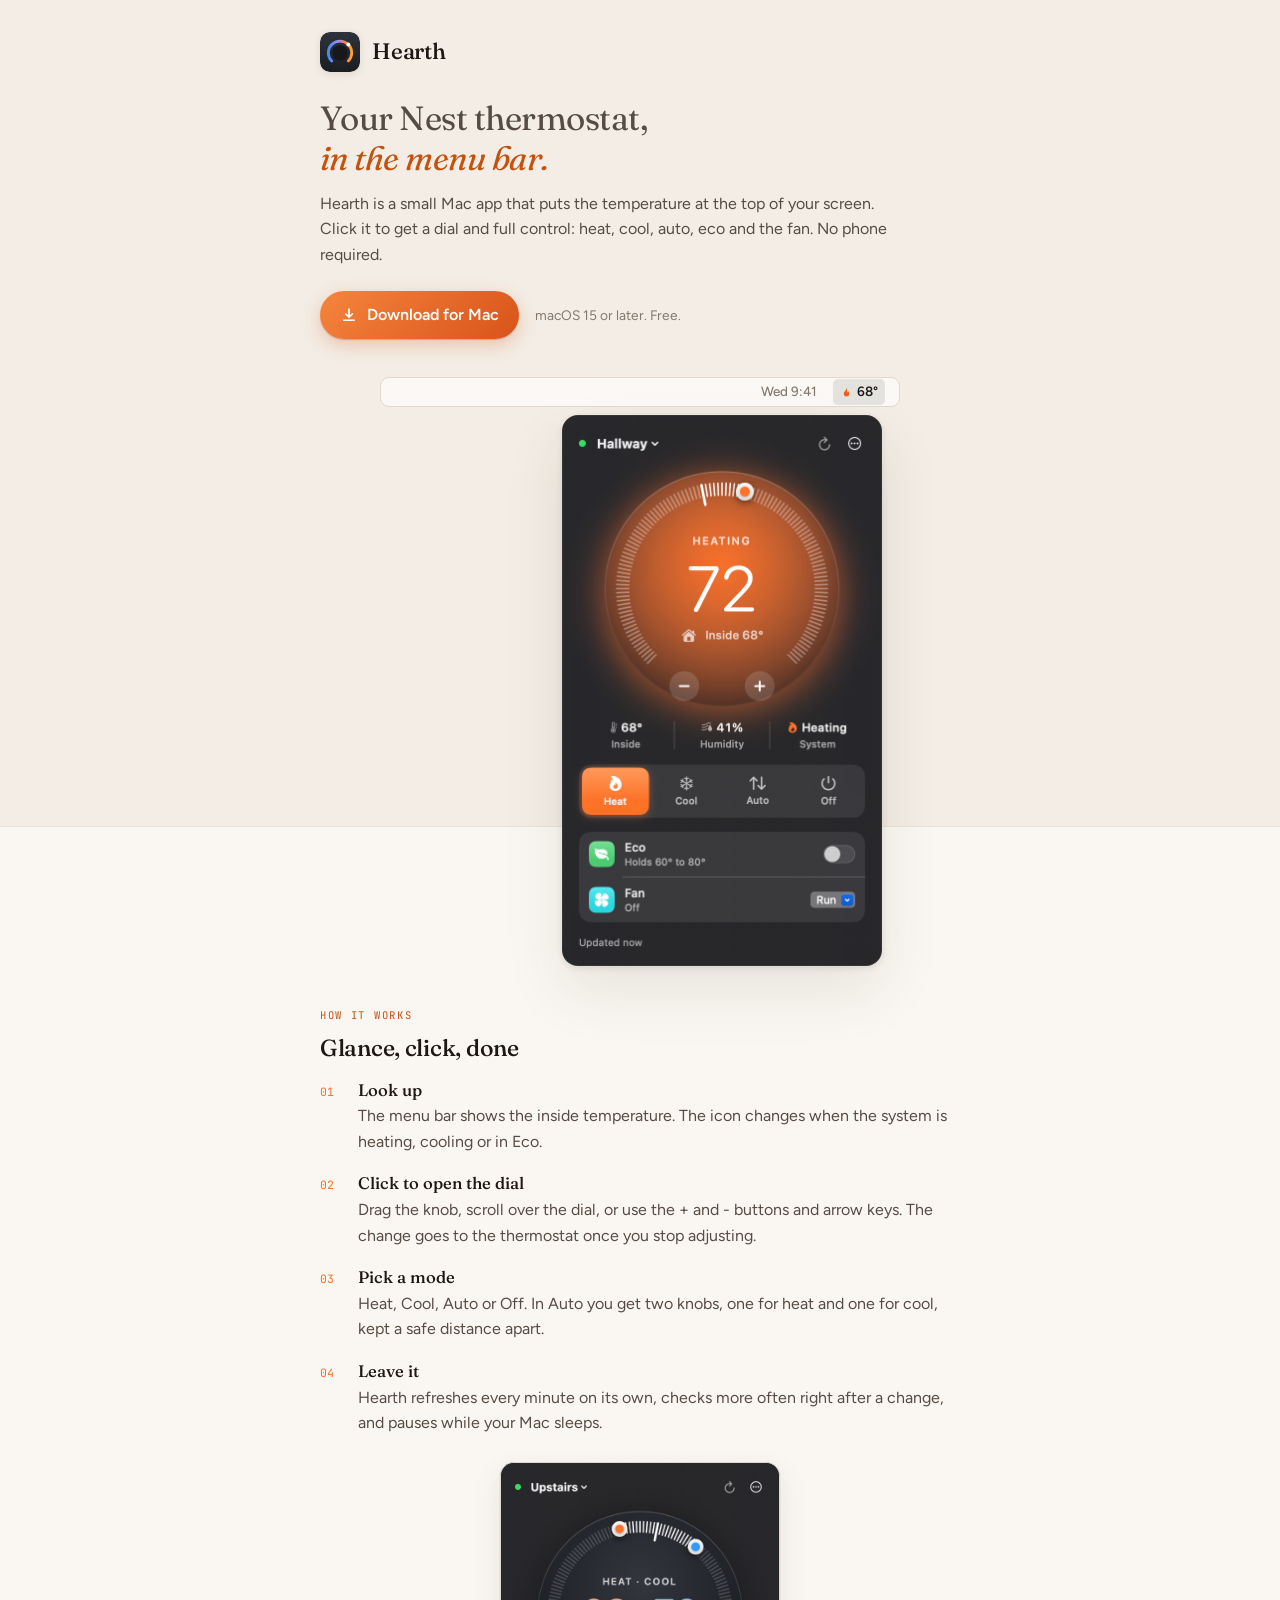
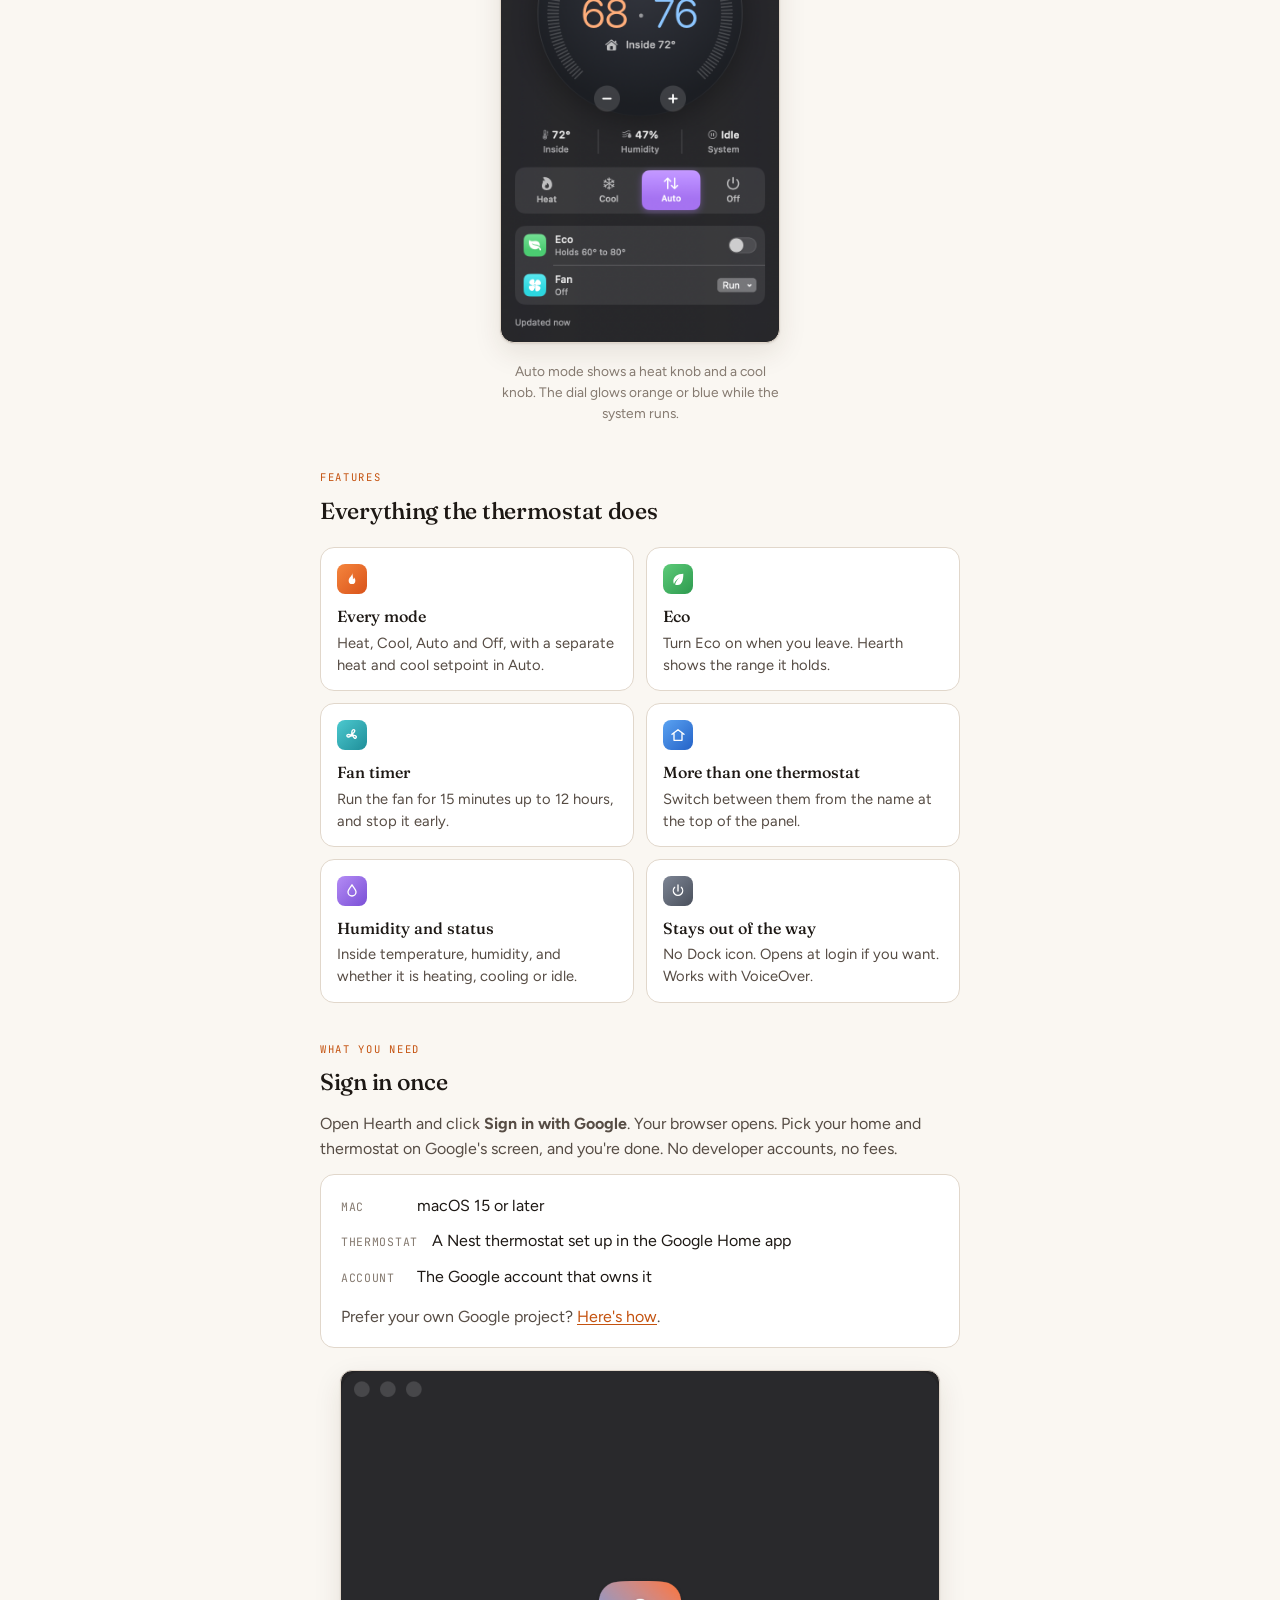
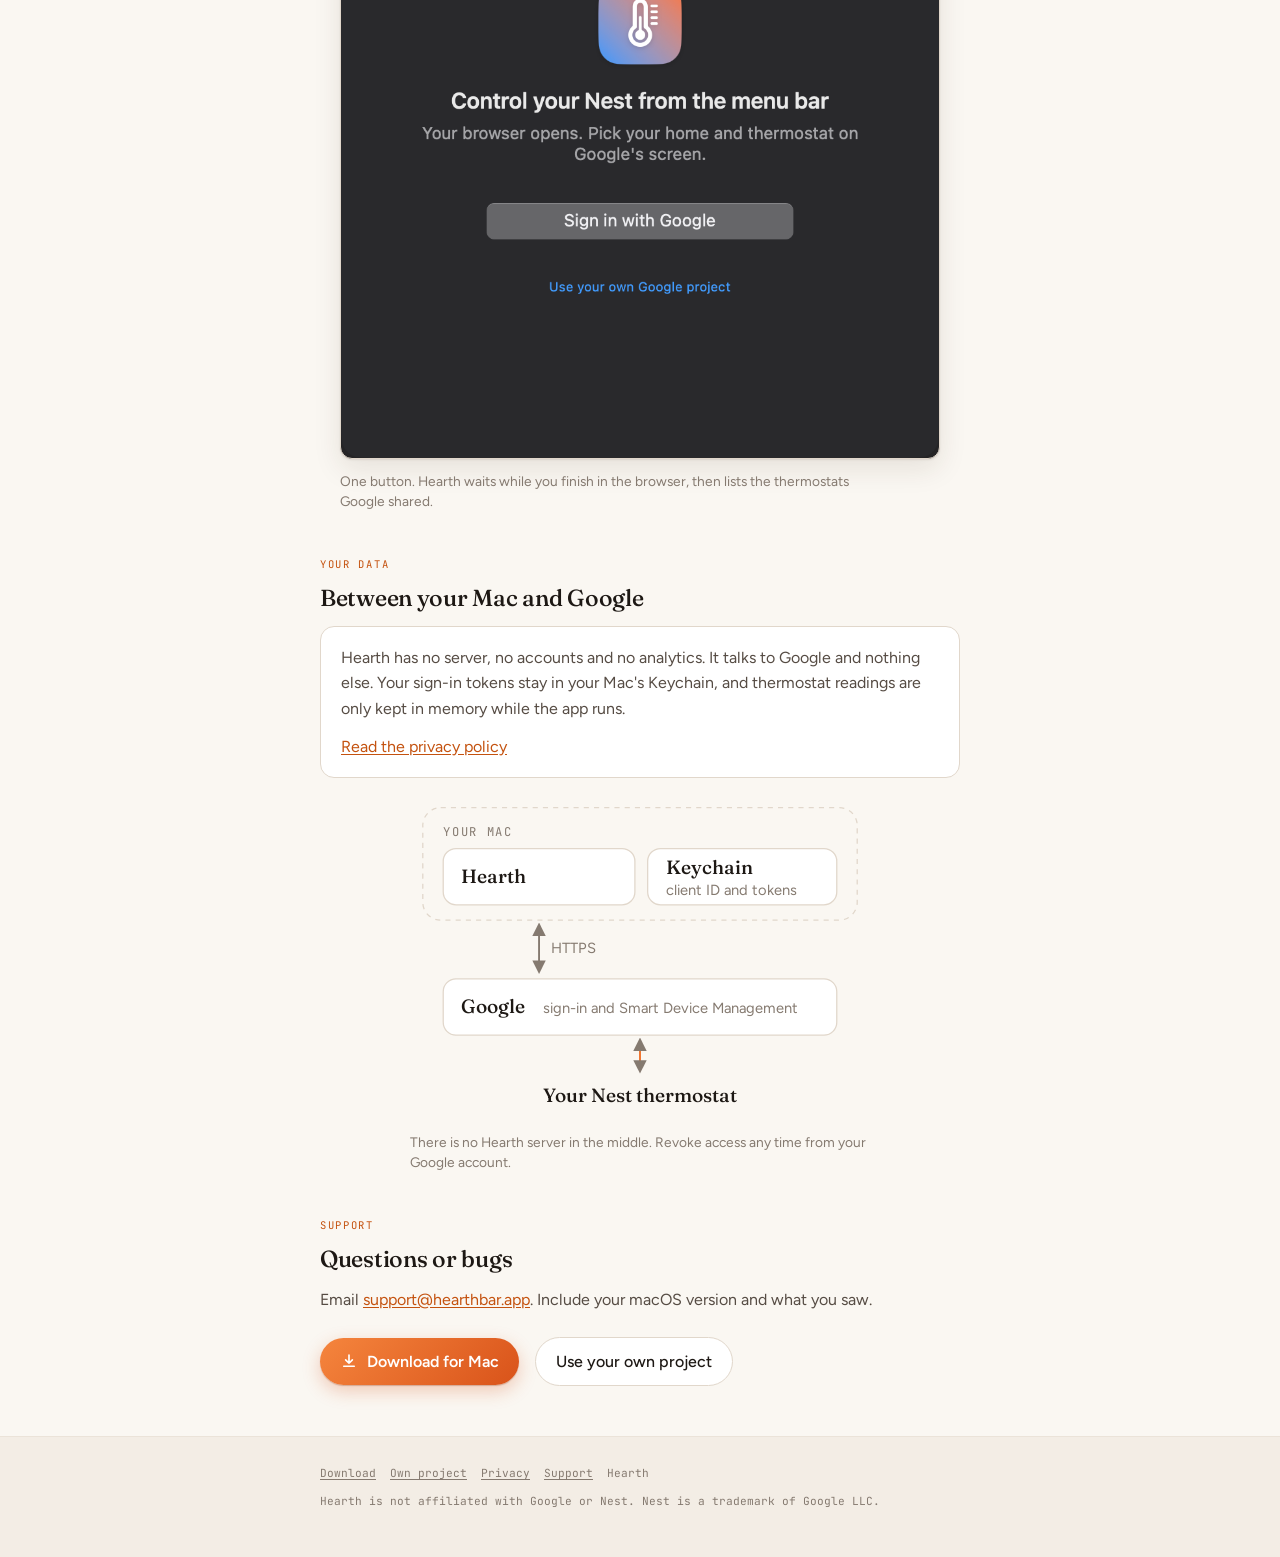
<file: docs/index.html>
<!doctype html>
<html lang="en">
<head>
<meta charset="utf-8">
<meta name="viewport" content="width=device-width, initial-scale=1">
<title>Hearth</title>
<meta name="description" content="A Mac menu bar app for your Nest thermostat. See the temperature at a glance and change it without picking up your phone.">
<link rel="icon" href="mark.svg">
<link rel="preconnect" href="https://fonts.gstatic.com" crossorigin>
<link rel="stylesheet" href="https://fonts.googleapis.com/css2?family=Fraunces:ital,opsz,wght@0,9..144,400;0,9..144,500;1,9..144,400&family=Figtree:wght@400;500;600&family=JetBrains+Mono:wght@400;500&display=swap">
<link rel="stylesheet" href="style.css">
</head>
<body>

<div class="wrap">
  <header class="top">
    <img class="mark" src="mark.svg" alt="">
    <div class="word">Hearth</div>
  </header>
  <p class="lede">Your Nest thermostat, <em>in the menu bar.</em></p>
  <p class="sub">Hearth is a small Mac app that puts the temperature at the top of your screen. Click it to get a dial and full control: heat, cool, auto, eco and the fan. No phone required.</p>
  <p class="get">
    <a class="button" href="https://github.com/hearthbar/hearth/releases/latest">
      <svg viewBox="0 0 24 24" fill="none" stroke="currentColor" stroke-width="2.2" stroke-linecap="round" stroke-linejoin="round" aria-hidden="true"><path d="M12 4v11m0 0-4.5-4.5M12 15l4.5-4.5M5 19h14"/></svg>
      Download for Mac
    </a>
    <span class="note">macOS 15 or later. Free.</span>
  </p>

  <div class="stage" aria-hidden="true">
    <div class="menubar">
      <span class="dim">Wed 9:41</span>
      <span class="item on">
        <svg viewBox="0 0 24 24" fill="#E8611F" aria-hidden="true"><path d="M12 2c1 3.2-.6 5-2.2 6.7C8.3 10.3 7 11.9 7 14.5a5 5 0 0 0 10 0c0-2.2-1-3.9-2.2-5.1.1 1.4-.4 2.6-1.4 3.1.4-3.3-.6-7.4-1.4-10.5Z"/></svg>
        68°
      </span>
    </div>
    <div class="panel">
      <img src="img/1-heating.png" width="640" height="1104" alt="">
    </div>
  </div>
</div>

<main>
  <div class="wrap">

    <section>
      <p class="eyebrow">How it works</p>
      <h2>Glance, click, done</h2>
      <ul class="steps">
        <li><span class="n">01</span><span><b>Look up</b>The menu bar shows the inside temperature. The icon changes when the system is heating, cooling or in Eco.</span></li>
        <li><span class="n">02</span><span><b>Click to open the dial</b>Drag the knob, scroll over the dial, or use the + and - buttons and arrow keys. The change goes to the thermostat once you stop adjusting.</span></li>
        <li><span class="n">03</span><span><b>Pick a mode</b>Heat, Cool, Auto or Off. In Auto you get two knobs, one for heat and one for cool, kept a safe distance apart.</span></li>
        <li><span class="n">04</span><span><b>Leave it</b>Hearth refreshes every minute on its own, checks more often right after a change, and pauses while your Mac sleeps.</span></li>
      </ul>

      <figure class="shots one">
        <div class="shot">
          <img src="img/2-auto.png" width="640" height="1104" loading="lazy" alt="The Upstairs thermostat in Auto mode. The dark dial has an orange heat knob at 68 and a blue cool knob at 76, with the inside temperature at 72 degrees. Below it: humidity 47 percent, mode buttons with Auto selected, an Eco switch and a Fan menu.">
        </div>
        <figcaption>Auto mode shows a heat knob and a cool knob. The dial glows orange or blue while the system runs.</figcaption>
      </figure>
    </section>

    <section>
      <p class="eyebrow">Features</p>
      <h2>Everything the thermostat does</h2>
      <div class="grid">
        <div class="tile">
          <div class="ic ember"><svg viewBox="0 0 24 24" fill="currentColor" aria-hidden="true"><path d="M12 2c1 3.2-.6 5-2.2 6.7C8.3 10.3 7 11.9 7 14.5a5 5 0 0 0 10 0c0-2.2-1-3.9-2.2-5.1.1 1.4-.4 2.6-1.4 3.1.4-3.3-.6-7.4-1.4-10.5Z"/></svg></div>
          <b>Every mode</b><span>Heat, Cool, Auto and Off, with a separate heat and cool setpoint in Auto.</span>
        </div>
        <div class="tile">
          <div class="ic leaf"><svg viewBox="0 0 24 24" fill="currentColor" aria-hidden="true"><path d="M20 4c-9 0-15 4.5-15 11.5 0 1.6.4 3 1 4.1C7.8 15 11 11.5 15.5 9.5 11.8 12 9 15.4 7.6 20.2 8.8 20.7 10 21 11.5 21 18 21 20 13 20 4Z"/></svg></div>
          <b>Eco</b><span>Turn Eco on when you leave. Hearth shows the range it holds.</span>
        </div>
        <div class="tile">
          <div class="ic teal"><svg viewBox="0 0 24 24" fill="none" stroke="currentColor" stroke-width="2" stroke-linecap="round" aria-hidden="true"><circle cx="12" cy="12" r="1.6" fill="currentColor"/><path d="M12 10.4c-1-3.4.2-6.4 2.6-6.4 2.3 0 2.5 3.4-2.6 6.4Zm1.4 2.4c3.4-.8 6 1.1 4.9 3.2-1.1 2-4.1.7-4.9-3.2Zm-2.8 0c-2.4 2.6-5.6 3-6.2.8-.6-2.3 2.4-3.6 6.2-.8Z"/></svg></div>
          <b>Fan timer</b><span>Run the fan for 15 minutes up to 12 hours, and stop it early.</span>
        </div>
        <div class="tile">
          <div class="ic cool"><svg viewBox="0 0 24 24" fill="none" stroke="currentColor" stroke-width="2" stroke-linecap="round" stroke-linejoin="round" aria-hidden="true"><path d="M3 11 12 4l9 7M6 9.5V20h12V9.5"/></svg></div>
          <b>More than one thermostat</b><span>Switch between them from the name at the top of the panel.</span>
        </div>
        <div class="tile">
          <div class="ic plum"><svg viewBox="0 0 24 24" fill="none" stroke="currentColor" stroke-width="2" stroke-linecap="round" aria-hidden="true"><path d="M12 3c3 4 6 7.2 6 10.5a6 6 0 0 1-12 0C6 10.2 9 7 12 3Z"/></svg></div>
          <b>Humidity and status</b><span>Inside temperature, humidity, and whether it is heating, cooling or idle.</span>
        </div>
        <div class="tile">
          <div class="ic slate"><svg viewBox="0 0 24 24" fill="none" stroke="currentColor" stroke-width="2" stroke-linecap="round" stroke-linejoin="round" aria-hidden="true"><path d="M12 3v9M7 6.5a7 7 0 1 0 10 0"/></svg></div>
          <b>Stays out of the way</b><span>No Dock icon. Opens at login if you want. Works with VoiceOver.</span>
        </div>
      </div>
    </section>

    <section>
      <p class="eyebrow">What you need</p>
      <h2>Sign in once</h2>
      <p>Open Hearth and click <b>Sign in with Google</b>. Your browser opens. Pick your home and thermostat on Google's screen, and you're done. No developer accounts, no fees.</p>
      <div class="card">
        <ul class="needs">
          <li><span class="k">MAC</span><span class="v">macOS 15 or later</span></li>
          <li><span class="k">THERMOSTAT</span><span class="v">A Nest thermostat set up in the Google Home app</span></li>
          <li><span class="k">ACCOUNT</span><span class="v">The Google account that owns it</span></li>
        </ul>
        <p>Prefer your own Google project? <a href="setup.html">Here's how</a>.</p>
      </div>
      <figure class="wide">
        <div class="shot">
          <img src="img/3-setup.png" width="920" height="1056" loading="lazy" alt="Hearth's sign-in window. The app icon, the line Control your Nest from the menu bar, a Sign in with Google button, and a link to use your own Google project.">
        </div>
        <figcaption>One button. Hearth waits while you finish in the browser, then lists the thermostats Google shared.</figcaption>
      </figure>
    </section>

    <section>
      <p class="eyebrow">Your data</p>
      <h2>Between your Mac and Google</h2>
      <div class="card">
        <p>Hearth has no server, no accounts and no analytics. It talks to Google and nothing else. Your sign-in tokens stay in your Mac's Keychain, and thermostat readings are only kept in memory while the app runs.</p>
        <p><a href="privacy.html">Read the privacy policy</a></p>
      </div>

      <figure class="fig">
        <svg class="dg" viewBox="0 0 360 250" role="img" aria-labelledby="dg-data-t dg-data-d">
          <title id="dg-data-t">Where Hearth's data goes</title>
          <desc id="dg-data-d">On your Mac, Hearth keeps your Google credentials and tokens in the Keychain. It talks directly to Google: Google sign-in and the Smart Device Management API. Google talks to your Nest thermostat. There is no Hearth server in between.</desc>
          <defs><marker id="ah" viewBox="0 0 10 10" refX="8" refY="5" markerWidth="7" markerHeight="7" orient="auto-start-reverse"><path class="head" d="M0 0 L10 5 L0 10 z"/></marker></defs>
          <rect class="zone" x="10" y="6" width="340" height="88" rx="14"/>
          <text class="mono" x="26" y="28">YOUR MAC</text>
          <rect class="box" x="26" y="38" width="150" height="44" rx="10"/>
          <text class="serif ink" x="40" y="65">Hearth</text>
          <rect class="box" x="186" y="38" width="148" height="44" rx="10"/>
          <text class="serif ink" x="200" y="58">Keychain</text>
          <text class="sm" x="200" y="74">client ID and tokens</text>
          <path class="arrow" d="M101 98 V134" marker-start="url(#ah)" marker-end="url(#ah)"/>
          <text class="sm" x="110" y="120">HTTPS</text>
          <rect class="box" x="26" y="140" width="308" height="44" rx="10"/>
          <text class="serif ink" x="40" y="167">Google</text>
          <text class="sm" x="104" y="167">sign-in and Smart Device Management</text>
          <path class="arrow ember" d="M180 188 V212" marker-start="url(#ah)" marker-end="url(#ah)"/>
          <text class="serif ink" x="180" y="236" text-anchor="middle">Your Nest thermostat</text>
        </svg>
        <figcaption>There is no Hearth server in the middle. Revoke access any time from your Google account.</figcaption>
      </figure>
    </section>

    <section>
      <p class="eyebrow">Support</p>
      <h2>Questions or bugs</h2>
      <p>Email <a href="mailto:support@hearthbar.app">support@hearthbar.app</a>. Include your macOS version and what you saw.</p>
      <p class="get">
        <a class="button" href="https://github.com/hearthbar/hearth/releases/latest">
          <svg viewBox="0 0 24 24" fill="none" stroke="currentColor" stroke-width="2.2" stroke-linecap="round" stroke-linejoin="round" aria-hidden="true"><path d="M12 4v11m0 0-4.5-4.5M12 15l4.5-4.5M5 19h14"/></svg>
          Download for Mac
        </a>
        <a class="button quiet" href="setup.html">Use your own project</a>
      </p>
    </section>

  </div>
</main>

<div class="wrap">
  <footer>
    <div class="links">
      <a href="https://github.com/hearthbar/hearth/releases/latest">Download</a>
      <a href="setup.html">Own project</a>
      <a href="privacy.html">Privacy</a>
      <a href="mailto:support@hearthbar.app">Support</a>
      <span>Hearth</span>
    </div>
    <p>Hearth is not affiliated with Google or Nest. Nest is a trademark of Google LLC.</p>
  </footer>
</div>

</body>
</html>
</file>
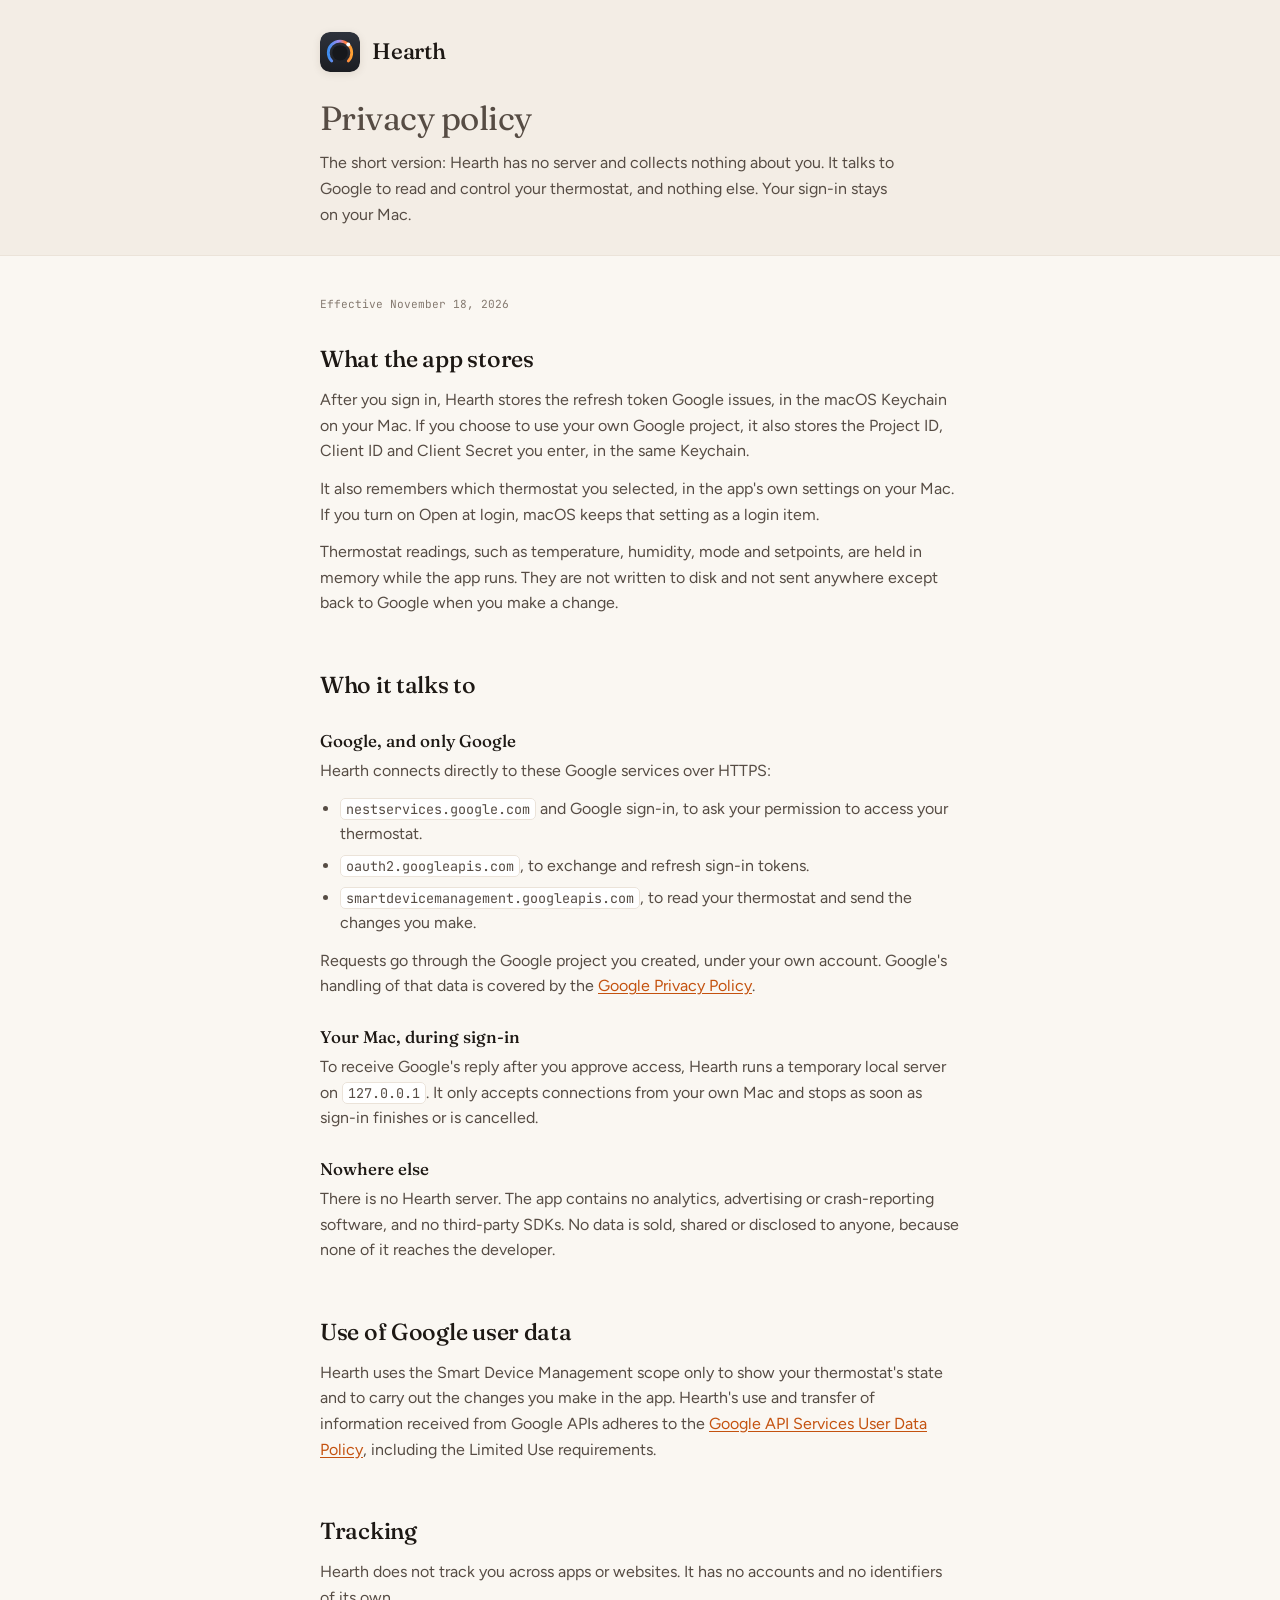
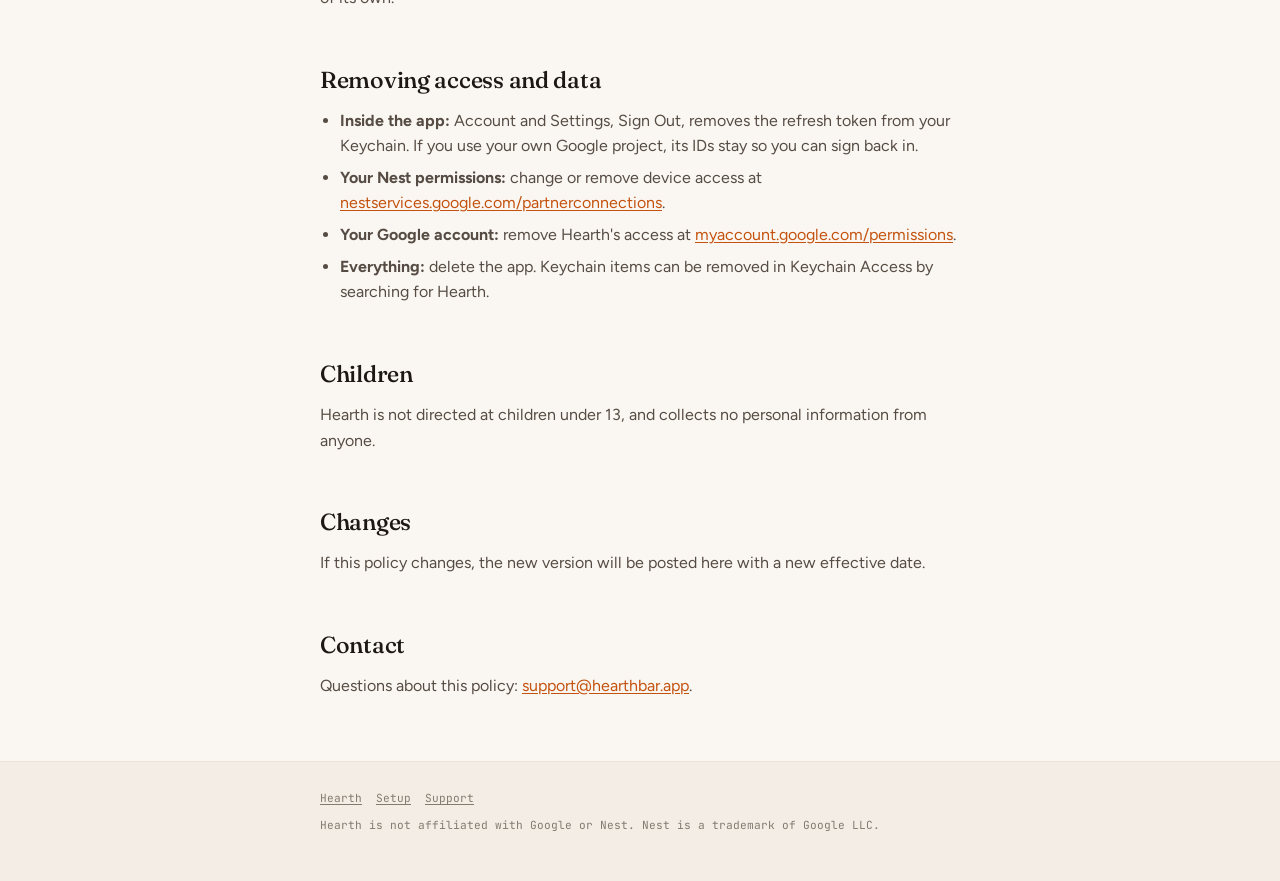
<file: docs/privacy.html>
<!doctype html>
<html lang="en">
<head>
<meta charset="utf-8">
<meta name="viewport" content="width=device-width, initial-scale=1">
<title>Privacy Policy · Hearth</title>
<meta name="description" content="Hearth has no server and collects nothing. It talks only to Google, and your tokens stay in your Mac's Keychain.">
<link rel="icon" href="mark.svg">
<link rel="preconnect" href="https://fonts.gstatic.com" crossorigin>
<link rel="stylesheet" href="https://fonts.googleapis.com/css2?family=Fraunces:ital,opsz,wght@0,9..144,400;0,9..144,500;1,9..144,400&family=Figtree:wght@400;500;600&family=JetBrains+Mono:wght@400;500&display=swap">
<link rel="stylesheet" href="style.css">
</head>
<body>

<div class="wrap">
  <header class="top">
    <img class="mark" src="mark.svg" alt="">
    <div class="word"><a href="index.html">Hearth</a></div>
  </header>
  <p class="lede">Privacy policy</p>
  <p class="sub">The short version: Hearth has no server and collects nothing about you. It talks to Google to read and control your thermostat, and nothing else. Your sign-in stays on your Mac.</p>
</div>

<main style="margin-top:28px;padding-top:40px">
  <div class="wrap">
    <p class="updated">Effective November 18, 2026</p>

    <section>
      <h2>What the app stores</h2>
      <p>After you sign in, Hearth stores the refresh token Google issues, in the macOS Keychain on your Mac. If you choose to use your own Google project, it also stores the Project ID, Client ID and Client Secret you enter, in the same Keychain.</p>
      <p>It also remembers which thermostat you selected, in the app's own settings on your Mac. If you turn on Open at login, macOS keeps that setting as a login item.</p>
      <p>Thermostat readings, such as temperature, humidity, mode and setpoints, are held in memory while the app runs. They are not written to disk and not sent anywhere except back to Google when you make a change.</p>
    </section>

    <section>
      <h2>Who it talks to</h2>
      <h3>Google, and only Google</h3>
      <p>Hearth connects directly to these Google services over HTTPS:</p>
      <ul>
        <li><code>nestservices.google.com</code> and Google sign-in, to ask your permission to access your thermostat.</li>
        <li><code>oauth2.googleapis.com</code>, to exchange and refresh sign-in tokens.</li>
        <li><code>smartdevicemanagement.googleapis.com</code>, to read your thermostat and send the changes you make.</li>
      </ul>
      <p>Requests go through the Google project you created, under your own account. Google's handling of that data is covered by the <a href="https://policies.google.com/privacy">Google Privacy Policy</a>.</p>

      <h3>Your Mac, during sign-in</h3>
      <p>To receive Google's reply after you approve access, Hearth runs a temporary local server on <code>127.0.0.1</code>. It only accepts connections from your own Mac and stops as soon as sign-in finishes or is cancelled.</p>

      <h3>Nowhere else</h3>
      <p>There is no Hearth server. The app contains no analytics, advertising or crash-reporting software, and no third-party SDKs. No data is sold, shared or disclosed to anyone, because none of it reaches the developer.</p>
    </section>

    <section>
      <h2>Use of Google user data</h2>
      <p>Hearth uses the Smart Device Management scope only to show your thermostat's state and to carry out the changes you make in the app. Hearth's use and transfer of information received from Google APIs adheres to the <a href="https://developers.google.com/terms/api-services-user-data-policy">Google API Services User Data Policy</a>, including the Limited Use requirements.</p>
    </section>

    <section>
      <h2>Tracking</h2>
      <p>Hearth does not track you across apps or websites. It has no accounts and no identifiers of its own.</p>
    </section>

    <section>
      <h2>Removing access and data</h2>
      <ul>
        <li><b>Inside the app:</b> Account and Settings, Sign Out, removes the refresh token from your Keychain. If you use your own Google project, its IDs stay so you can sign back in.</li>
        <li><b>Your Nest permissions:</b> change or remove device access at <a href="https://nestservices.google.com/partnerconnections">nestservices.google.com/partnerconnections</a>.</li>
        <li><b>Your Google account:</b> remove Hearth's access at <a href="https://myaccount.google.com/permissions">myaccount.google.com/permissions</a>.</li>
        <li><b>Everything:</b> delete the app. Keychain items can be removed in Keychain Access by searching for Hearth.</li>
      </ul>
    </section>

    <section>
      <h2>Children</h2>
      <p>Hearth is not directed at children under 13, and collects no personal information from anyone.</p>
    </section>

    <section>
      <h2>Changes</h2>
      <p>If this policy changes, the new version will be posted here with a new effective date.</p>
    </section>

    <section>
      <h2>Contact</h2>
      <p>Questions about this policy: <a href="mailto:support@hearthbar.app">support@hearthbar.app</a>.</p>
    </section>
  </div>
</main>

<div class="wrap">
  <footer>
    <div class="links">
      <a href="index.html">Hearth</a>
      <a href="setup.html">Setup</a>
      <a href="mailto:support@hearthbar.app">Support</a>
    </div>
    <p>Hearth is not affiliated with Google or Nest. Nest is a trademark of Google LLC.</p>
  </footer>
</div>

</body>
</html>
</file>
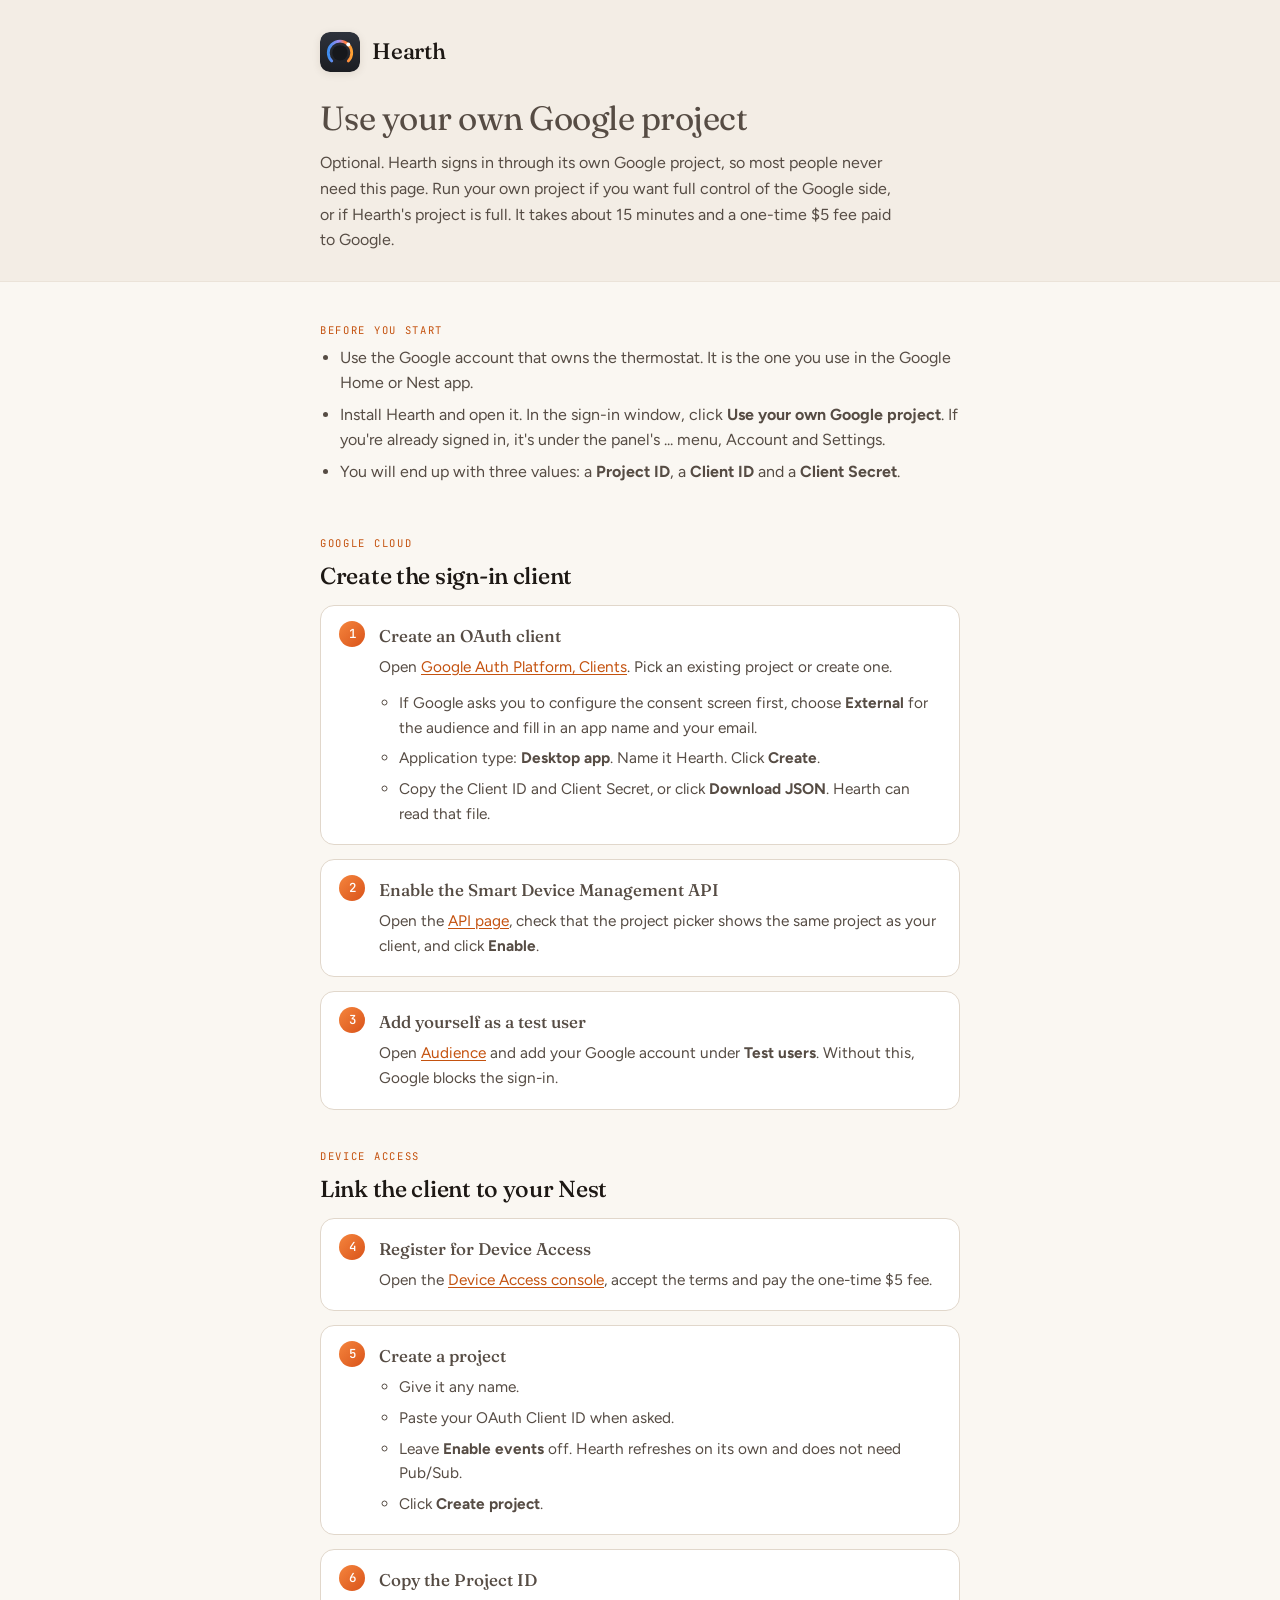
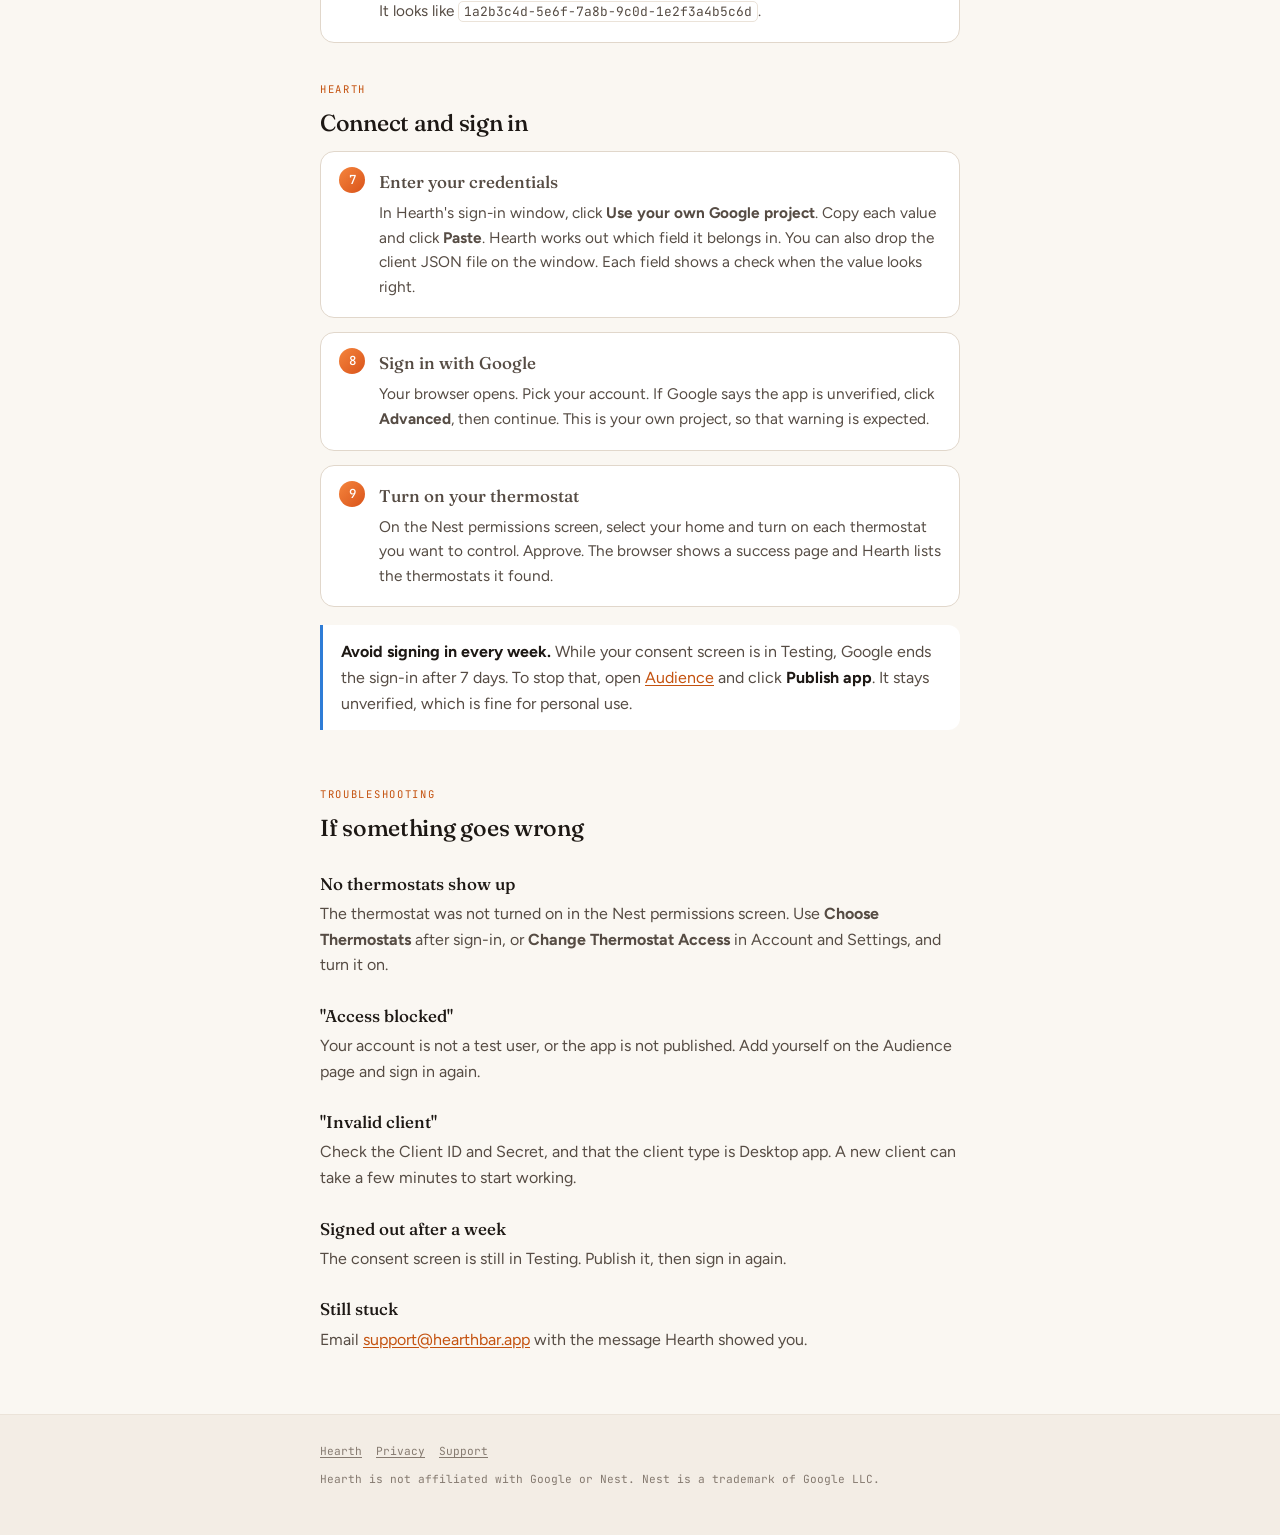
<file: docs/setup.html>
<!doctype html>
<html lang="en">
<head>
<meta charset="utf-8">
<meta name="viewport" content="width=device-width, initial-scale=1">
<title>Use Your Own Google Project · Hearth</title>
<meta name="description" content="How to connect Hearth to your Nest thermostat: register for Google Device Access, create an OAuth client, and sign in.">
<link rel="icon" href="mark.svg">
<link rel="preconnect" href="https://fonts.gstatic.com" crossorigin>
<link rel="stylesheet" href="https://fonts.googleapis.com/css2?family=Fraunces:ital,opsz,wght@0,9..144,400;0,9..144,500;1,9..144,400&family=Figtree:wght@400;500;600&family=JetBrains+Mono:wght@400;500&display=swap">
<link rel="stylesheet" href="style.css">
</head>
<body>

<div class="wrap">
  <header class="top">
    <img class="mark" src="mark.svg" alt="">
    <div class="word"><a href="index.html">Hearth</a></div>
  </header>
  <p class="lede">Use your own Google project</p>
  <p class="sub">Optional. Hearth signs in through its own Google project, so most people never need this page. Run your own project if you want full control of the Google side, or if Hearth's project is full. It takes about 15 minutes and a one-time $5 fee paid to Google.</p>
</div>

<main style="margin-top:28px;padding-top:40px">
  <div class="wrap">

    <section>
      <p class="eyebrow">Before you start</p>
      <ul>
        <li>Use the Google account that owns the thermostat. It is the one you use in the Google Home or Nest app.</li>
        <li>Install Hearth and open it. In the sign-in window, click <b>Use your own Google project</b>. If you're already signed in, it's under the panel's ... menu, Account and Settings.</li>
        <li>You will end up with three values: a <b>Project ID</b>, a <b>Client ID</b> and a <b>Client Secret</b>.</li>
      </ul>
    </section>

    <section>
      <p class="eyebrow">Google Cloud</p>
      <h2>Create the sign-in client</h2>
      <ol class="guide">
        <li>
          <h3>Create an OAuth client</h3>
          <p>Open <a href="https://console.cloud.google.com/auth/clients/create">Google Auth Platform, Clients</a>. Pick an existing project or create one.</p>
          <ul>
            <li>If Google asks you to configure the consent screen first, choose <b>External</b> for the audience and fill in an app name and your email.</li>
            <li>Application type: <b>Desktop app</b>. Name it Hearth. Click <b>Create</b>.</li>
            <li>Copy the Client ID and Client Secret, or click <b>Download JSON</b>. Hearth can read that file.</li>
          </ul>
        </li>
        <li>
          <h3>Enable the Smart Device Management API</h3>
          <p>Open the <a href="https://console.cloud.google.com/apis/library/smartdevicemanagement.googleapis.com">API page</a>, check that the project picker shows the same project as your client, and click <b>Enable</b>.</p>
        </li>
        <li>
          <h3>Add yourself as a test user</h3>
          <p>Open <a href="https://console.cloud.google.com/auth/audience">Audience</a> and add your Google account under <b>Test users</b>. Without this, Google blocks the sign-in.</p>
        </li>
      </ol>
    </section>

    <section>
      <p class="eyebrow">Device Access</p>
      <h2>Link the client to your Nest</h2>
      <ol class="guide" start="4" style="counter-reset:step 3">
        <li>
          <h3>Register for Device Access</h3>
          <p>Open the <a href="https://console.nest.google.com/device-access">Device Access console</a>, accept the terms and pay the one-time $5 fee.</p>
        </li>
        <li>
          <h3>Create a project</h3>
          <ul>
            <li>Give it any name.</li>
            <li>Paste your OAuth Client ID when asked.</li>
            <li>Leave <b>Enable events</b> off. Hearth refreshes on its own and does not need Pub/Sub.</li>
            <li>Click <b>Create project</b>.</li>
          </ul>
        </li>
        <li>
          <h3>Copy the Project ID</h3>
          <p>It looks like <code>1a2b3c4d-5e6f-7a8b-9c0d-1e2f3a4b5c6d</code>.</p>
        </li>
      </ol>
    </section>

    <section>
      <p class="eyebrow">Hearth</p>
      <h2>Connect and sign in</h2>
      <ol class="guide" start="7" style="counter-reset:step 6">
        <li>
          <h3>Enter your credentials</h3>
          <p>In Hearth's sign-in window, click <b>Use your own Google project</b>. Copy each value and click <b>Paste</b>. Hearth works out which field it belongs in. You can also drop the client JSON file on the window. Each field shows a check when the value looks right.</p>
        </li>
        <li>
          <h3>Sign in with Google</h3>
          <p>Your browser opens. Pick your account. If Google says the app is unverified, click <b>Advanced</b>, then continue. This is your own project, so that warning is expected.</p>
        </li>
        <li>
          <h3>Turn on your thermostat</h3>
          <p>On the Nest permissions screen, select your home and turn on each thermostat you want to control. Approve. The browser shows a success page and Hearth lists the thermostats it found.</p>
        </li>
      </ol>

      <div class="tip">
        <p><b>Avoid signing in every week.</b> While your consent screen is in Testing, Google ends the sign-in after 7 days. To stop that, open <a href="https://console.cloud.google.com/auth/audience">Audience</a> and click <b>Publish app</b>. It stays unverified, which is fine for personal use.</p>
      </div>
    </section>

    <section>
      <p class="eyebrow">Troubleshooting</p>
      <h2>If something goes wrong</h2>
      <h3>No thermostats show up</h3>
      <p>The thermostat was not turned on in the Nest permissions screen. Use <b>Choose Thermostats</b> after sign-in, or <b>Change Thermostat Access</b> in Account and Settings, and turn it on.</p>
      <h3>"Access blocked"</h3>
      <p>Your account is not a test user, or the app is not published. Add yourself on the Audience page and sign in again.</p>
      <h3>"Invalid client"</h3>
      <p>Check the Client ID and Secret, and that the client type is Desktop app. A new client can take a few minutes to start working.</p>
      <h3>Signed out after a week</h3>
      <p>The consent screen is still in Testing. Publish it, then sign in again.</p>
      <h3>Still stuck</h3>
      <p>Email <a href="mailto:support@hearthbar.app">support@hearthbar.app</a> with the message Hearth showed you.</p>
    </section>

  </div>
</main>

<div class="wrap">
  <footer>
    <div class="links">
      <a href="index.html">Hearth</a>
      <a href="privacy.html">Privacy</a>
      <a href="mailto:support@hearthbar.app">Support</a>
    </div>
    <p>Hearth is not affiliated with Google or Nest. Nest is a trademark of Google LLC.</p>
  </footer>
</div>

</body>
</html>
</file>
<file: docs/style.css>
:root{
  --ground:#F3EDE5; --surface:#FAF7F2; --raise:#FFFFFF;
  --ink:#1D1814; --ink2:#564C44; --ink3:#857A70;
  --line:#E1D7CB; --hair:#EBE3D9;
  --accent:#C4520F; --ember:#F0712A; --cool:#2E7CD6;
  --face:#1C1E23; --faceink:#F4F1EC;
  --shadow:rgb(60 36 18 / .10);
  --serif:"Fraunces",Iowan Old Style,Georgia,serif;
  --sans:"Figtree","Helvetica Neue",Arial,sans-serif;
  --mono:"JetBrains Mono",ui-monospace,SFMono-Regular,Menlo,monospace;
}
@media (prefers-color-scheme:dark){
  :root:not([data-theme="light"]){
    --ground:#110F0E; --surface:#191615; --raise:#221E1C;
    --ink:#F3EEE8; --ink2:#BCB2A8; --ink3:#8A8178;
    --line:#352F2B; --hair:#2A2522;
    --accent:#FF8A4C; --ember:#FF8A4C; --cool:#5BA3F2;
    --face:#26292F; --faceink:#F4F1EC;
    --shadow:rgb(0 0 0 / .45);
  }
}
:root[data-theme="dark"]{
  --ground:#110F0E; --surface:#191615; --raise:#221E1C;
  --ink:#F3EEE8; --ink2:#BCB2A8; --ink3:#8A8178;
  --line:#352F2B; --hair:#2A2522;
  --accent:#FF8A4C; --ember:#FF8A4C; --cool:#5BA3F2;
  --face:#26292F; --faceink:#F4F1EC;
  --shadow:rgb(0 0 0 / .45);
}
*{box-sizing:border-box}
html{-webkit-text-size-adjust:100%}
body{margin:0;background:var(--ground);color:var(--ink);font-family:var(--sans);line-height:1.6;overflow-x:hidden}
img{max-width:100%}
.wrap{max-width:680px;margin-inline:auto;padding-inline:20px}

/* Header and hero */
header.top{display:flex;align-items:center;gap:12px;padding-block:32px 26px}
.mark{width:40px;height:40px;flex:none;border-radius:10px;box-shadow:0 2px 8px var(--shadow)}
.word{font-family:var(--serif);font-size:1.4rem;font-weight:500;letter-spacing:-.01em}
.word a{color:inherit;text-decoration:none}
.lede{font-family:var(--serif);font-weight:400;font-size:clamp(1.55rem,5vw,2.1rem);line-height:1.2;
  letter-spacing:-.015em;text-wrap:balance;margin:0 0 12px;max-width:20ch}
.lede em{font-style:italic;color:var(--accent)}
.sub{margin:0;color:var(--ink2);max-width:58ch}
.get{margin:24px 0 0;display:flex;flex-wrap:wrap;align-items:center;gap:10px 16px}
.button{display:inline-flex;align-items:center;gap:9px;padding:11px 20px;border-radius:999px;
  background:linear-gradient(135deg,#F5853D,#D9531A);color:#fff;font-weight:600;text-decoration:none;
  box-shadow:0 1px 1px rgb(120 40 0 / .25),0 6px 18px rgb(217 83 26 / .28)}
.button:hover{filter:brightness(1.05)}
.button svg{width:18px;height:18px}
.button.quiet{background:var(--raise);color:var(--ink);border:1px solid var(--line);box-shadow:none;font-weight:500}
.note{font-size:.86rem;color:var(--ink3)}

/* Menu bar mock with the popover hanging from it */
.stage{margin:38px auto 0;max-width:520px;position:relative;z-index:1}
.menubar{height:30px;border-radius:9px;background:rgb(255 255 255 / .62);border:1px solid var(--line);
  backdrop-filter:blur(8px);display:flex;align-items:center;justify-content:flex-end;gap:16px;
  padding-inline:14px;font-size:.84rem;font-weight:600;color:var(--ink)}
.menubar .dim{color:var(--ink3);font-weight:500}
.menubar .item{display:inline-flex;align-items:center;gap:4px;padding:2px 7px;border-radius:5px}
.menubar .item.on{background:rgb(0 0 0 / .09)}
.menubar svg{width:13px;height:13px}
.panel{width:min(320px,82%);margin:8px 18px 0 auto;border-radius:16px;overflow:hidden;
  border:1px solid rgb(255 255 255 / .08);background:#252426;
  box-shadow:0 2px 6px var(--shadow),0 24px 60px var(--shadow)}
.panel img{display:block;width:100%;height:auto}
@media (prefers-color-scheme:dark){
  :root:not([data-theme="light"]) .menubar{background:rgb(40 36 34 / .7)}
  :root:not([data-theme="light"]) .menubar .item.on{background:rgb(255 255 255 / .12)}
}
:root[data-theme="dark"] .menubar{background:rgb(40 36 34 / .7)}
:root[data-theme="dark"] .menubar .item.on{background:rgb(255 255 255 / .12)}

/* Body */
main{background:var(--surface);border-block:1px solid var(--hair);padding-block:44px 50px;margin-top:-140px;padding-top:180px}
section{padding-block:0 38px}
section:last-child{padding-bottom:0}
h2{font-family:var(--serif);font-weight:500;font-size:1.45rem;letter-spacing:-.012em;margin:0 0 10px;text-wrap:balance}
h3{font-family:var(--serif);font-weight:500;font-size:1.06rem;margin:24px 0 4px}
p{margin:0 0 12px;color:var(--ink2);max-width:64ch}
.eyebrow{font-family:var(--mono);font-size:.66rem;letter-spacing:.16em;text-transform:uppercase;color:var(--accent);margin:0 0 6px}
ul,ol{margin:0 0 12px;padding-left:20px;color:var(--ink2);max-width:64ch}
li{margin-bottom:6px}
a{color:var(--accent);text-underline-offset:2px}
code{font-family:var(--mono);font-size:.84em;background:var(--raise);border:1px solid var(--hair);border-radius:5px;padding:1px 5px;overflow-wrap:anywhere}

.steps{list-style:none;padding:0;margin:0;display:grid;gap:16px}
.steps li{display:grid;grid-template-columns:26px 1fr;gap:12px;margin:0;align-items:baseline}
.steps .n{font-family:var(--mono);font-size:.72rem;color:var(--ember)}
.steps b{font-family:var(--serif);font-weight:500;font-size:1.04rem;color:var(--ink);display:block}

.grid{display:grid;grid-template-columns:repeat(2,minmax(0,1fr));gap:12px;margin:18px 0 0}
.tile{background:var(--raise);border:1px solid var(--line);border-radius:14px;padding:16px 16px 14px}
.tile .ic{width:30px;height:30px;border-radius:8px;display:grid;place-items:center;margin-bottom:10px;color:#fff}
.tile .ic svg{width:16px;height:16px}
.tile b{display:block;font-family:var(--serif);font-weight:500;color:var(--ink);margin-bottom:2px}
.tile span{font-size:.92rem;color:var(--ink2);line-height:1.5;display:block}
.ic.ember{background:linear-gradient(135deg,#F5853D,#D9531A)}
.ic.cool{background:linear-gradient(135deg,#5BA3F2,#2462C7)}
.ic.leaf{background:linear-gradient(135deg,#5CCB78,#2E9A4F)}
.ic.teal{background:linear-gradient(135deg,#4CC9CF,#1F8E99)}
.ic.plum{background:linear-gradient(135deg,#B48CF5,#7A4FD6)}
.ic.slate{background:linear-gradient(135deg,#7D8594,#4A505C)}

.card{background:var(--raise);border:1px solid var(--line);border-radius:14px;padding:18px 20px}
.card p:last-child,.card ul:last-child{margin-bottom:0}
.needs{list-style:none;padding:0;margin:0 0 14px;display:grid;gap:10px}
.needs li{display:grid;grid-template-columns:auto 1fr;gap:4px 14px;align-items:baseline;margin:0}
.needs .k{font-family:var(--mono);font-size:.72rem;letter-spacing:.06em;color:var(--ink3);min-width:62px}
.needs .v{color:var(--ink)}

figure{margin:0}
figcaption{font-size:.86rem;line-height:1.5;color:var(--ink3);margin-top:12px;max-width:60ch}
.shots{display:grid;grid-template-columns:repeat(2,minmax(0,1fr));gap:18px;max-width:520px;margin:26px auto 8px}
.shots.one{grid-template-columns:minmax(0,1fr);max-width:280px}
.shots figcaption{grid-column:1/-1;margin-top:0;text-align:center;margin-inline:auto}
.shot{border-radius:14px;overflow:hidden;background:#252426;border:1px solid var(--line);
  box-shadow:0 1px 2px var(--shadow),0 10px 28px var(--shadow)}
.shot img{display:block;width:100%;height:auto}
.wide{max-width:600px;margin:22px auto 6px}
.wide .shot{border-radius:12px}

.fig{margin:22px auto 6px;max-width:460px}
.fig svg{display:block;width:100%;height:auto}
.dg{font-family:var(--sans);font-size:13px}
.dg text{fill:var(--ink2)}
.dg .ink{fill:var(--ink)}
.dg .serif{font-family:var(--serif);font-size:15px;font-weight:500}
.dg .sm{font-size:11.5px;fill:var(--ink3)}
.dg .mono{font-family:var(--mono);font-size:9.5px;letter-spacing:.14em;fill:var(--ink3)}
.dg .box{fill:var(--raise);stroke:var(--line)}
.dg .zone{fill:none;stroke:var(--line);stroke-dasharray:4 4}
.dg .arrow{fill:none;stroke:var(--ink3);stroke-width:1.5}
.dg .arrow.ember{stroke:var(--ember)}
.dg .head{fill:var(--ink3)}
.dg .acc{fill:var(--accent)}

/* Setup guide */
.guide{counter-reset:step;list-style:none;padding:0;margin:0;display:grid;gap:14px}
.guide > li{counter-increment:step;background:var(--raise);border:1px solid var(--line);border-radius:14px;
  padding:16px 18px 6px 58px;position:relative;margin:0}
.guide > li::before{content:counter(step);position:absolute;left:18px;top:15px;width:26px;height:26px;border-radius:50%;
  display:grid;place-items:center;font-family:var(--mono);font-size:.78rem;font-weight:500;color:#fff;
  background:linear-gradient(135deg,#F5853D,#D9531A)}
.guide h3{margin:0 0 6px}
.guide p,.guide ul{font-size:.96rem}
.tip{border-left:3px solid var(--cool);background:var(--raise);border-radius:0 12px 12px 0;padding:14px 18px;margin:18px 0}
.tip p:last-child{margin-bottom:0}
.tip b{color:var(--ink)}

footer{padding-block:28px 46px;font-family:var(--mono);font-size:.7rem;color:var(--ink3)}
footer .links{display:flex;flex-wrap:wrap;gap:14px;align-items:center;margin-bottom:10px}
footer a{color:var(--ink3)}
footer p{font-size:.7rem;color:var(--ink3);margin:0;max-width:none}
.updated{font-family:var(--mono);font-size:.7rem;color:var(--ink3);margin:0 0 26px}

@media (max-width:520px){
  .grid{grid-template-columns:minmax(0,1fr)}
  .shots{gap:12px}
  .guide > li{padding-left:50px}
  .guide > li::before{left:14px}
  main{margin-top:-110px;padding-top:150px}
}
</file>
